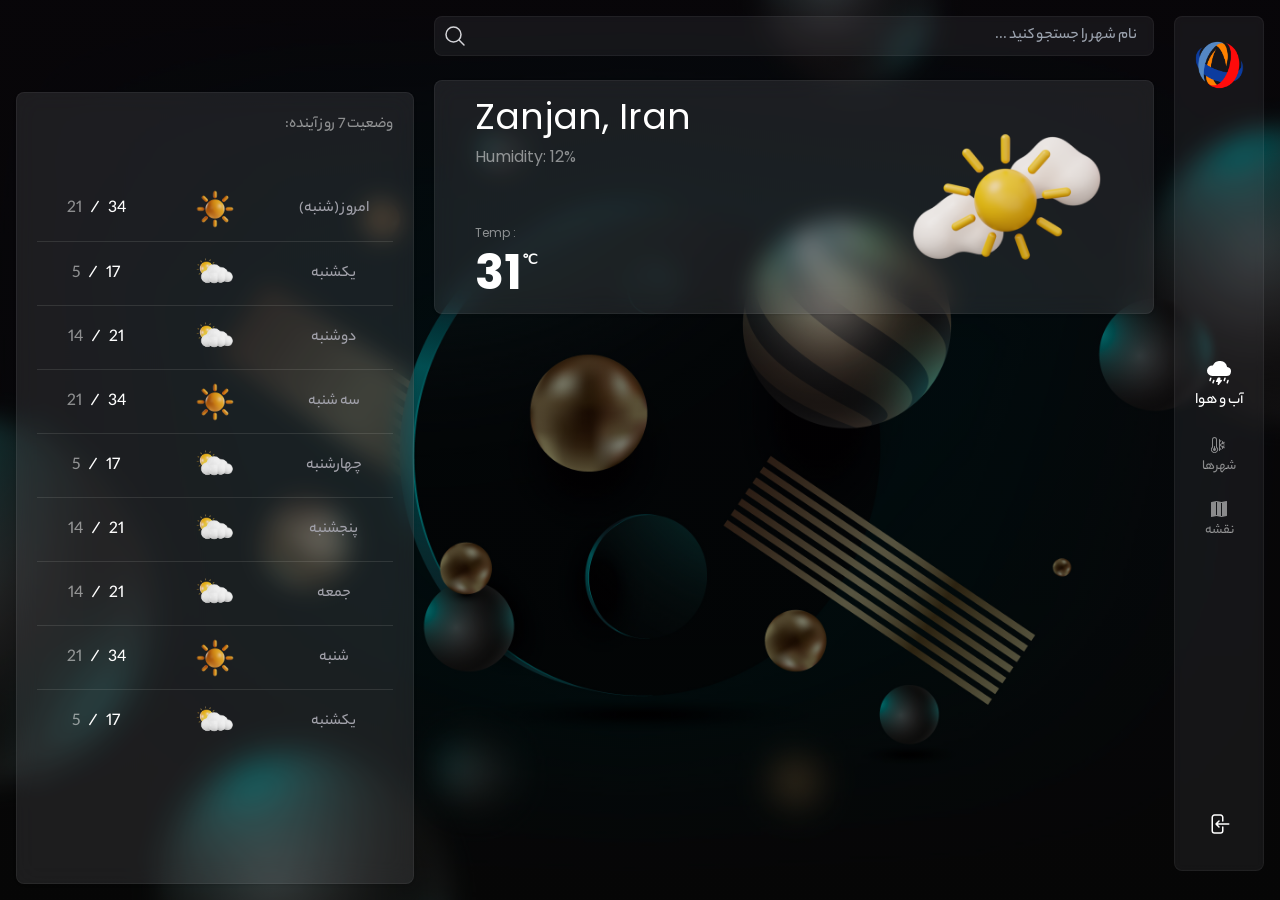
<file: index.html>
<!DOCTYPE html>
<html lang="fa-IR" dir="rtl">

<head>
  <meta charset="UTF-8" />
  <meta name="viewport" content="width=device-width, initial-scale=1.0" />
  <title>Weather App</title>
  <link rel="stylesheet" href="./public/css/styles.css" />
  <link href="https://fonts.googleapis.com/css?family=Poppins" rel="stylesheet" />
  <script src="app2.js" defer></script>

</head>

<body style="
      background-image: linear-gradient(
          rgba(4, 1, 6, 0.593),
          rgba(0, 0, 0, 0.532)
        ),
        url(./public/images/bg.jpg);
    ">
  <aside
    class="min-w-[90px] w-[90px] h-[95vh!important] bg-zinc-400/10 border border-white/5 backdrop-blur-sm p-4 py-6 rounded-lg flex items-center justify-between flex-col">
    <div>
      <a href="#">
        <img src="./public/images/logo.png" alt="Logo" class="rotate-90" />
      </a>
    </div>
    <div class="space-y-6">
      <div class="flex items-center justify-center gap-1 flex-col">
        <span>
          <svg xmlns="http://www.w3.org/2000/svg" width="24" height="24" fill="currentColor"
            class="bi bi-cloud-lightning-rain-fill" viewBox="0 0 16 16">
            <path
              d="M2.658 11.026a.5.5 0 0 1 .316.632l-.5 1.5a.5.5 0 1 1-.948-.316l.5-1.5a.5.5 0 0 1 .632-.316m9.5 0a.5.5 0 0 1 .316.632l-.5 1.5a.5.5 0 0 1-.948-.316l.5-1.5a.5.5 0 0 1 .632-.316m-7.5 1.5a.5.5 0 0 1 .316.632l-.5 1.5a.5.5 0 1 1-.948-.316l.5-1.5a.5.5 0 0 1 .632-.316m9.5 0a.5.5 0 0 1 .316.632l-.5 1.5a.5.5 0 0 1-.948-.316l.5-1.5a.5.5 0 0 1 .632-.316m-7.105-1.25A.5.5 0 0 1 7.5 11h1a.5.5 0 0 1 .474.658l-.28.842H9.5a.5.5 0 0 1 .39.812l-2 2.5a.5.5 0 0 1-.875-.433L7.36 14H6.5a.5.5 0 0 1-.447-.724zm6.352-7.249a5.001 5.001 0 0 0-9.499-1.004A3.5 3.5 0 1 0 3.5 10H13a3 3 0 0 0 .405-5.973" />
          </svg>
        </span>
        <p>آب و هوا</p>
      </div>
      <div class="flex text-sm text-white/50 items-center justify-center gap-1 flex-col">
        <span>
          <svg xmlns="http://www.w3.org/2000/svg" width="16" height="16" fill="currentColor"
            class="bi bi-thermometer-snow" viewBox="0 0 16 16">
            <path d="M5 12.5a1.5 1.5 0 1 1-2-1.415V9.5a.5.5 0 0 1 1 0v1.585A1.5 1.5 0 0 1 5 12.5" />
            <path
              d="M1 2.5a2.5 2.5 0 0 1 5 0v7.55a3.5 3.5 0 1 1-5 0zM3.5 1A1.5 1.5 0 0 0 2 2.5v7.987l-.167.15a2.5 2.5 0 1 0 3.333 0L5 10.486V2.5A1.5 1.5 0 0 0 3.5 1m5 1a.5.5 0 0 1 .5.5v1.293l.646-.647a.5.5 0 0 1 .708.708L9 5.207v1.927l1.669-.963.495-1.85a.5.5 0 1 1 .966.26l-.237.882 1.12-.646a.5.5 0 0 1 .5.866l-1.12.646.884.237a.5.5 0 1 1-.26.966l-1.848-.495L9.5 8l1.669.963 1.849-.495a.5.5 0 1 1 .258.966l-.883.237 1.12.646a.5.5 0 0 1-.5.866l-1.12-.646.237.883a.5.5 0 1 1-.966.258L10.67 9.83 9 8.866v1.927l1.354 1.353a.5.5 0 0 1-.708.708L9 12.207V13.5a.5.5 0 0 1-1 0v-11a.5.5 0 0 1 .5-.5" />
          </svg>
        </span>
        <p>شهرها</p>
      </div>
      <div class="flex text-sm text-white/50 items-center justify-center gap-1 flex-col">
        <span>
          <svg xmlns="http://www.w3.org/2000/svg" width="16" height="16" fill="currentColor" class="bi bi-map-fill"
            viewBox="0 0 16 16">
            <path fill-rule="evenodd"
              d="M16 .5a.5.5 0 0 0-.598-.49L10.5.99 5.598.01a.5.5 0 0 0-.196 0l-5 1A.5.5 0 0 0 0 1.5v14a.5.5 0 0 0 .598.49l4.902-.98 4.902.98a.5.5 0 0 0 .196 0l5-1A.5.5 0 0 0 16 14.5zM5 14.09V1.11l.5-.1.5.1v12.98l-.402-.08a.5.5 0 0 0-.196 0zm5 .8V1.91l.402.08a.5.5 0 0 0 .196 0L11 1.91v12.98l-.5.1z" />
          </svg>
        </span>
        <p>نقشه</p>
      </div>
    </div>
    <div>
      <button>
        <svg xmlns="http://www.w3.org/2000/svg" fill="none" viewBox="0 0 24 24" stroke-width="1.5" stroke="currentColor"
          class="size-6">
          <path stroke-linecap="round" stroke-linejoin="round"
            d="M15.75 9V5.25A2.25 2.25 0 0 0 13.5 3h-6a2.25 2.25 0 0 0-2.25 2.25v13.5A2.25 2.25 0 0 0 7.5 21h6a2.25 2.25 0 0 0 2.25-2.25V15M12 9l-3 3m0 0 3 3m-3-3h12.75" />
        </svg>
      </button>
    </div>
  </aside>
  <main class="w-full">
    <div
      class="w-full focus-within:ring-4 bg-zinc-400/10 backdrop-blur-sm rounded-lg h-10 relative border border-white/5 ring-zinc-500/50 flex items-center justify-center duration-150">
      <input type="text" placeholder="نام شهر را جستجو کنید ..." class="city-input" />

      <button class="max-w-max absolute left-2 text-zinc-300" id="search-button">
        <svg xmlns="http://www.w3.org/2000/svg" fill="none" viewBox="0 0 24 24" stroke-width="1.5" stroke="currentColor"
          class="size-6">
          <path stroke-linecap="round" stroke-linejoin="round"
            d="m21 21-5.197-5.197m0 0A7.5 7.5 0 1 0 5.196 5.196a7.5 7.5 0 0 0 10.607 10.607Z" />
        </svg>
      </button>
    </div>
    <section dir="ltr" class="bg font-[Poppins] px-10 p-4 mt-6 items-center rounded-lg flex justify-between">
      <div class="min-h-[200px] flex justify-between flex-col h-full">
        <div>
          <h3 class="text-4xl city">Zanjan, Iran</h3>
          <p class="text-white/50 mt-2 humidity">Humidity: 12%</p>
        </div>
        <div>
          <p class="text-xs text-white/50 mb-2">Temp :</p>
          <div class="temp">31</div>
        </div>
      </div>
      <div class="w-1/3">
        <img src="./public/images/sun.png" class="" alt="" />
      </div>
    </section>
  </main>
  <section class="w-[660px] p-5 h-[88vh] mb-4 mt-auto bg">
    <div>
      <p class="text-white/50">وضعیت 7 روز آینده:</p>
    </div>
    <section
      class="mt-10 font-YekanBakh-Medium child:flex child:items-center child:justify-between child:h-16 divide-y divide-white/10 w-full">
      <article class="temp-card">
        <div class="temp-status-title">امروز (شنبه)</div>
        <div>
          <img src="./public/images/sunny.png" class="w-10" alt="" />
        </div>
        <div class="daily-temp-status">
          <span>34</span>
          /
          <span class="night-temp">21</span>
        </div>
      </article>
      <article class="temp-card">
        <div class="temp-status-title">یکشنبه</div>
        <div>
          <img src="./public/images/cloudy.png" class="w-10" alt="" />
        </div>
        <div class="daily-temp-status">
          <span>17</span>
          /
          <span class="night-temp">5</span>
        </div>
      </article>
      <article class="temp-card">
        <div class="temp-status-title">دوشنبه</div>
        <div>
          <img src="./public/images/cloudy.png" class="w-10" alt="" />
        </div>
        <div class="daily-temp-status">
          <span>21</span>
          /
          <span class="night-temp">14</span>
        </div>
      </article>
      <article class="temp-card">
        <div class="temp-status-title">سه شنبه</div>
        <div>
          <img src="./public/images/sunny.png" class="w-10" alt="" />
        </div>
        <div class="daily-temp-status">
          <span>34</span>
          /
          <span class="night-temp">21</span>
        </div>
      </article>
      <article class="temp-card">
        <div class="temp-status-title">چهارشنبه</div>
        <div>
          <img src="./public/images/cloudy.png" class="w-10" alt="" />
        </div>
        <div class="daily-temp-status">
          <span>17</span>
          /
          <span class="night-temp">5</span>
        </div>
      </article>
      <article class="temp-card">
        <div class="temp-status-title">پنجشنبه</div>
        <div>
          <img src="./public/images/cloudy.png" class="w-10" alt="" />
        </div>
        <div class="daily-temp-status">
          <span>21</span>
          /
          <span class="night-temp">14</span>
        </div>
      </article>
      <article class="temp-card">
        <div class="temp-status-title">جمعه</div>
        <div>
          <img src="./public/images/cloudy.png" class="w-10" alt="" />
        </div>
        <div class="daily-temp-status">
          <span>21</span>
          /
          <span class="night-temp">14</span>
        </div>
      </article>
      <article class="temp-card">
        <div class="temp-status-title">شنبه</div>
        <div>
          <img src="./public/images/sunny.png" class="w-10" alt="" />
        </div>
        <div class="daily-temp-status">
          <span>34</span>
          /
          <span class="night-temp">21</span>
        </div>
      </article>
      <article class="temp-card">
        <div class="temp-status-title">یکشنبه</div>
        <div>
          <img src="./public/images/cloudy.png" class="w-10" alt="" />
        </div>
        <div class="daily-temp-status">
          <span>17</span>
          /
          <span class="night-temp">5</span>
        </div>
      </article>
    </section>
  </section>
</body>

</html>
</file>
<file: public/css/styles.css>
*, ::before, ::after {
  --tw-border-spacing-x: 0;
  --tw-border-spacing-y: 0;
  --tw-translate-x: 0;
  --tw-translate-y: 0;
  --tw-rotate: 0;
  --tw-skew-x: 0;
  --tw-skew-y: 0;
  --tw-scale-x: 1;
  --tw-scale-y: 1;
  --tw-pan-x:  ;
  --tw-pan-y:  ;
  --tw-pinch-zoom:  ;
  --tw-scroll-snap-strictness: proximity;
  --tw-gradient-from-position:  ;
  --tw-gradient-via-position:  ;
  --tw-gradient-to-position:  ;
  --tw-ordinal:  ;
  --tw-slashed-zero:  ;
  --tw-numeric-figure:  ;
  --tw-numeric-spacing:  ;
  --tw-numeric-fraction:  ;
  --tw-ring-inset:  ;
  --tw-ring-offset-width: 0px;
  --tw-ring-offset-color: #fff;
  --tw-ring-color: rgb(59 130 246 / 0.5);
  --tw-ring-offset-shadow: 0 0 #0000;
  --tw-ring-shadow: 0 0 #0000;
  --tw-shadow: 0 0 #0000;
  --tw-shadow-colored: 0 0 #0000;
  --tw-blur:  ;
  --tw-brightness:  ;
  --tw-contrast:  ;
  --tw-grayscale:  ;
  --tw-hue-rotate:  ;
  --tw-invert:  ;
  --tw-saturate:  ;
  --tw-sepia:  ;
  --tw-drop-shadow:  ;
  --tw-backdrop-blur:  ;
  --tw-backdrop-brightness:  ;
  --tw-backdrop-contrast:  ;
  --tw-backdrop-grayscale:  ;
  --tw-backdrop-hue-rotate:  ;
  --tw-backdrop-invert:  ;
  --tw-backdrop-opacity:  ;
  --tw-backdrop-saturate:  ;
  --tw-backdrop-sepia:  ;
  --tw-contain-size:  ;
  --tw-contain-layout:  ;
  --tw-contain-paint:  ;
  --tw-contain-style:  ;
}

::backdrop {
  --tw-border-spacing-x: 0;
  --tw-border-spacing-y: 0;
  --tw-translate-x: 0;
  --tw-translate-y: 0;
  --tw-rotate: 0;
  --tw-skew-x: 0;
  --tw-skew-y: 0;
  --tw-scale-x: 1;
  --tw-scale-y: 1;
  --tw-pan-x:  ;
  --tw-pan-y:  ;
  --tw-pinch-zoom:  ;
  --tw-scroll-snap-strictness: proximity;
  --tw-gradient-from-position:  ;
  --tw-gradient-via-position:  ;
  --tw-gradient-to-position:  ;
  --tw-ordinal:  ;
  --tw-slashed-zero:  ;
  --tw-numeric-figure:  ;
  --tw-numeric-spacing:  ;
  --tw-numeric-fraction:  ;
  --tw-ring-inset:  ;
  --tw-ring-offset-width: 0px;
  --tw-ring-offset-color: #fff;
  --tw-ring-color: rgb(59 130 246 / 0.5);
  --tw-ring-offset-shadow: 0 0 #0000;
  --tw-ring-shadow: 0 0 #0000;
  --tw-shadow: 0 0 #0000;
  --tw-shadow-colored: 0 0 #0000;
  --tw-blur:  ;
  --tw-brightness:  ;
  --tw-contrast:  ;
  --tw-grayscale:  ;
  --tw-hue-rotate:  ;
  --tw-invert:  ;
  --tw-saturate:  ;
  --tw-sepia:  ;
  --tw-drop-shadow:  ;
  --tw-backdrop-blur:  ;
  --tw-backdrop-brightness:  ;
  --tw-backdrop-contrast:  ;
  --tw-backdrop-grayscale:  ;
  --tw-backdrop-hue-rotate:  ;
  --tw-backdrop-invert:  ;
  --tw-backdrop-opacity:  ;
  --tw-backdrop-saturate:  ;
  --tw-backdrop-sepia:  ;
  --tw-contain-size:  ;
  --tw-contain-layout:  ;
  --tw-contain-paint:  ;
  --tw-contain-style:  ;
}

/*
! tailwindcss v3.4.14 | MIT License | https://tailwindcss.com
*/

/*
1. Prevent padding and border from affecting element width. (https://github.com/mozdevs/cssremedy/issues/4)
2. Allow adding a border to an element by just adding a border-width. (https://github.com/tailwindcss/tailwindcss/pull/116)
*/

*,
::before,
::after {
  box-sizing: border-box;
  /* 1 */
  border-width: 0;
  /* 2 */
  border-style: solid;
  /* 2 */
  border-color: #e5e7eb;
  /* 2 */
}

::before,
::after {
  --tw-content: '';
}

/*
1. Use a consistent sensible line-height in all browsers.
2. Prevent adjustments of font size after orientation changes in iOS.
3. Use a more readable tab size.
4. Use the user's configured `sans` font-family by default.
5. Use the user's configured `sans` font-feature-settings by default.
6. Use the user's configured `sans` font-variation-settings by default.
7. Disable tap highlights on iOS
*/

html,
:host {
  line-height: 1.5;
  /* 1 */
  -webkit-text-size-adjust: 100%;
  /* 2 */
  -moz-tab-size: 4;
  /* 3 */
  -o-tab-size: 4;
     tab-size: 4;
  /* 3 */
  font-family: ui-sans-serif, system-ui, sans-serif, "Apple Color Emoji", "Segoe UI Emoji", "Segoe UI Symbol", "Noto Color Emoji";
  /* 4 */
  font-feature-settings: normal;
  /* 5 */
  font-variation-settings: normal;
  /* 6 */
  -webkit-tap-highlight-color: transparent;
  /* 7 */
}

/*
1. Remove the margin in all browsers.
2. Inherit line-height from `html` so users can set them as a class directly on the `html` element.
*/

body {
  margin: 0;
  /* 1 */
  line-height: inherit;
  /* 2 */
}

/*
1. Add the correct height in Firefox.
2. Correct the inheritance of border color in Firefox. (https://bugzilla.mozilla.org/show_bug.cgi?id=190655)
3. Ensure horizontal rules are visible by default.
*/

hr {
  height: 0;
  /* 1 */
  color: inherit;
  /* 2 */
  border-top-width: 1px;
  /* 3 */
}

/*
Add the correct text decoration in Chrome, Edge, and Safari.
*/

abbr:where([title]) {
  -webkit-text-decoration: underline dotted;
          text-decoration: underline dotted;
}

/*
Remove the default font size and weight for headings.
*/

h1,
h2,
h3,
h4,
h5,
h6 {
  font-size: inherit;
  font-weight: inherit;
}

/*
Reset links to optimize for opt-in styling instead of opt-out.
*/

a {
  color: inherit;
  text-decoration: inherit;
}

/*
Add the correct font weight in Edge and Safari.
*/

b,
strong {
  font-weight: bolder;
}

/*
1. Use the user's configured `mono` font-family by default.
2. Use the user's configured `mono` font-feature-settings by default.
3. Use the user's configured `mono` font-variation-settings by default.
4. Correct the odd `em` font sizing in all browsers.
*/

code,
kbd,
samp,
pre {
  font-family: ui-monospace, SFMono-Regular, Menlo, Monaco, Consolas, "Liberation Mono", "Courier New", monospace;
  /* 1 */
  font-feature-settings: normal;
  /* 2 */
  font-variation-settings: normal;
  /* 3 */
  font-size: 1em;
  /* 4 */
}

/*
Add the correct font size in all browsers.
*/

small {
  font-size: 80%;
}

/*
Prevent `sub` and `sup` elements from affecting the line height in all browsers.
*/

sub,
sup {
  font-size: 75%;
  line-height: 0;
  position: relative;
  vertical-align: baseline;
}

sub {
  bottom: -0.25em;
}

sup {
  top: -0.5em;
}

/*
1. Remove text indentation from table contents in Chrome and Safari. (https://bugs.chromium.org/p/chromium/issues/detail?id=999088, https://bugs.webkit.org/show_bug.cgi?id=201297)
2. Correct table border color inheritance in all Chrome and Safari. (https://bugs.chromium.org/p/chromium/issues/detail?id=935729, https://bugs.webkit.org/show_bug.cgi?id=195016)
3. Remove gaps between table borders by default.
*/

table {
  text-indent: 0;
  /* 1 */
  border-color: inherit;
  /* 2 */
  border-collapse: collapse;
  /* 3 */
}

/*
1. Change the font styles in all browsers.
2. Remove the margin in Firefox and Safari.
3. Remove default padding in all browsers.
*/

button,
input,
optgroup,
select,
textarea {
  font-family: inherit;
  /* 1 */
  font-feature-settings: inherit;
  /* 1 */
  font-variation-settings: inherit;
  /* 1 */
  font-size: 100%;
  /* 1 */
  font-weight: inherit;
  /* 1 */
  line-height: inherit;
  /* 1 */
  letter-spacing: inherit;
  /* 1 */
  color: inherit;
  /* 1 */
  margin: 0;
  /* 2 */
  padding: 0;
  /* 3 */
}

/*
Remove the inheritance of text transform in Edge and Firefox.
*/

button,
select {
  text-transform: none;
}

/*
1. Correct the inability to style clickable types in iOS and Safari.
2. Remove default button styles.
*/

button,
input:where([type='button']),
input:where([type='reset']),
input:where([type='submit']) {
  -webkit-appearance: button;
  /* 1 */
  background-color: transparent;
  /* 2 */
  background-image: none;
  /* 2 */
}

/*
Use the modern Firefox focus style for all focusable elements.
*/

:-moz-focusring {
  outline: auto;
}

/*
Remove the additional `:invalid` styles in Firefox. (https://github.com/mozilla/gecko-dev/blob/2f9eacd9d3d995c937b4251a5557d95d494c9be1/layout/style/res/forms.css#L728-L737)
*/

:-moz-ui-invalid {
  box-shadow: none;
}

/*
Add the correct vertical alignment in Chrome and Firefox.
*/

progress {
  vertical-align: baseline;
}

/*
Correct the cursor style of increment and decrement buttons in Safari.
*/

::-webkit-inner-spin-button,
::-webkit-outer-spin-button {
  height: auto;
}

/*
1. Correct the odd appearance in Chrome and Safari.
2. Correct the outline style in Safari.
*/

[type='search'] {
  -webkit-appearance: textfield;
  /* 1 */
  outline-offset: -2px;
  /* 2 */
}

/*
Remove the inner padding in Chrome and Safari on macOS.
*/

::-webkit-search-decoration {
  -webkit-appearance: none;
}

/*
1. Correct the inability to style clickable types in iOS and Safari.
2. Change font properties to `inherit` in Safari.
*/

::-webkit-file-upload-button {
  -webkit-appearance: button;
  /* 1 */
  font: inherit;
  /* 2 */
}

/*
Add the correct display in Chrome and Safari.
*/

summary {
  display: list-item;
}

/*
Removes the default spacing and border for appropriate elements.
*/

blockquote,
dl,
dd,
h1,
h2,
h3,
h4,
h5,
h6,
hr,
figure,
p,
pre {
  margin: 0;
}

fieldset {
  margin: 0;
  padding: 0;
}

legend {
  padding: 0;
}

ol,
ul,
menu {
  list-style: none;
  margin: 0;
  padding: 0;
}

/*
Reset default styling for dialogs.
*/

dialog {
  padding: 0;
}

/*
Prevent resizing textareas horizontally by default.
*/

textarea {
  resize: vertical;
}

/*
1. Reset the default placeholder opacity in Firefox. (https://github.com/tailwindlabs/tailwindcss/issues/3300)
2. Set the default placeholder color to the user's configured gray 400 color.
*/

input::-moz-placeholder, textarea::-moz-placeholder {
  opacity: 1;
  /* 1 */
  color: #9ca3af;
  /* 2 */
}

input::placeholder,
textarea::placeholder {
  opacity: 1;
  /* 1 */
  color: #9ca3af;
  /* 2 */
}

/*
Set the default cursor for buttons.
*/

button,
[role="button"] {
  cursor: pointer;
}

/*
Make sure disabled buttons don't get the pointer cursor.
*/

:disabled {
  cursor: default;
}

/*
1. Make replaced elements `display: block` by default. (https://github.com/mozdevs/cssremedy/issues/14)
2. Add `vertical-align: middle` to align replaced elements more sensibly by default. (https://github.com/jensimmons/cssremedy/issues/14#issuecomment-634934210)
   This can trigger a poorly considered lint error in some tools but is included by design.
*/

img,
svg,
video,
canvas,
audio,
iframe,
embed,
object {
  display: block;
  /* 1 */
  vertical-align: middle;
  /* 2 */
}

/*
Constrain images and videos to the parent width and preserve their intrinsic aspect ratio. (https://github.com/mozdevs/cssremedy/issues/14)
*/

img,
video {
  max-width: 100%;
  height: auto;
}

/* Make elements with the HTML hidden attribute stay hidden by default */

[hidden]:where(:not([hidden="until-found"])) {
  display: none;
}

.absolute {
  position: absolute;
}

.relative {
  position: relative;
}

.left-2 {
  left: 0.5rem;
}

.mb-2 {
  margin-bottom: 0.5rem;
}

.mb-4 {
  margin-bottom: 1rem;
}

.mt-10 {
  margin-top: 2.5rem;
}

.mt-2 {
  margin-top: 0.5rem;
}

.mt-6 {
  margin-top: 1.5rem;
}

.mt-auto {
  margin-top: auto;
}

.flex {
  display: flex;
}

.size-6 {
  width: 1.5rem;
  height: 1.5rem;
}

.h-10 {
  height: 2.5rem;
}

.h-\[88vh\] {
  height: 88vh;
}

.h-\[95vh\!important\] {
  height: 95vh !important;
}

.h-full {
  height: 100%;
}

.min-h-\[200px\] {
  min-height: 200px;
}

.w-1\/3 {
  width: 33.333333%;
}

.w-10 {
  width: 2.5rem;
}

.w-\[660px\] {
  width: 660px;
}

.w-\[90px\] {
  width: 90px;
}

.w-full {
  width: 100%;
}

.min-w-\[90px\] {
  min-width: 90px;
}

.max-w-max {
  max-width: -moz-max-content;
  max-width: max-content;
}

.rotate-90 {
  --tw-rotate: 90deg;
  transform: translate(var(--tw-translate-x), var(--tw-translate-y)) rotate(var(--tw-rotate)) skewX(var(--tw-skew-x)) skewY(var(--tw-skew-y)) scaleX(var(--tw-scale-x)) scaleY(var(--tw-scale-y));
}

.flex-col {
  flex-direction: column;
}

.items-center {
  align-items: center;
}

.justify-center {
  justify-content: center;
}

.justify-between {
  justify-content: space-between;
}

.gap-1 {
  gap: 0.25rem;
}

.space-y-6 > :not([hidden]) ~ :not([hidden]) {
  --tw-space-y-reverse: 0;
  margin-top: calc(1.5rem * calc(1 - var(--tw-space-y-reverse)));
  margin-bottom: calc(1.5rem * var(--tw-space-y-reverse));
}

.divide-y > :not([hidden]) ~ :not([hidden]) {
  --tw-divide-y-reverse: 0;
  border-top-width: calc(1px * calc(1 - var(--tw-divide-y-reverse)));
  border-bottom-width: calc(1px * var(--tw-divide-y-reverse));
}

.divide-white\/10 > :not([hidden]) ~ :not([hidden]) {
  border-color: rgb(255 255 255 / 0.1);
}

.rounded-lg {
  border-radius: 0.5rem;
}

.border {
  border-width: 1px;
}

.border-white\/5 {
  border-color: rgb(255 255 255 / 0.05);
}

.bg-zinc-400\/10 {
  background-color: rgb(161 161 170 / 0.1);
}

.p-4 {
  padding: 1rem;
}

.p-5 {
  padding: 1.25rem;
}

.px-10 {
  padding-left: 2.5rem;
  padding-right: 2.5rem;
}

.py-6 {
  padding-top: 1.5rem;
  padding-bottom: 1.5rem;
}

.font-YekanBakh-Medium {
  font-family: YekanBakh-Medium;
}

.font-\[Poppins\] {
  font-family: Poppins;
}

.text-4xl {
  font-size: 2.25rem;
  line-height: 2.5rem;
}

.text-sm {
  font-size: 0.875rem;
  line-height: 1.25rem;
}

.text-xs {
  font-size: 0.75rem;
  line-height: 1rem;
}

.text-white\/50 {
  color: rgb(255 255 255 / 0.5);
}

.text-zinc-300 {
  --tw-text-opacity: 1;
  color: rgb(212 212 216 / var(--tw-text-opacity));
}

.ring-zinc-500\/50 {
  --tw-ring-color: rgb(113 113 122 / 0.5);
}

.backdrop-blur-sm {
  --tw-backdrop-blur: blur(4px);
  -webkit-backdrop-filter: var(--tw-backdrop-blur) var(--tw-backdrop-brightness) var(--tw-backdrop-contrast) var(--tw-backdrop-grayscale) var(--tw-backdrop-hue-rotate) var(--tw-backdrop-invert) var(--tw-backdrop-opacity) var(--tw-backdrop-saturate) var(--tw-backdrop-sepia);
  backdrop-filter: var(--tw-backdrop-blur) var(--tw-backdrop-brightness) var(--tw-backdrop-contrast) var(--tw-backdrop-grayscale) var(--tw-backdrop-hue-rotate) var(--tw-backdrop-invert) var(--tw-backdrop-opacity) var(--tw-backdrop-saturate) var(--tw-backdrop-sepia);
}

.duration-150 {
  transition-duration: 150ms;
}

.focus-within\:ring-4:focus-within {
  --tw-ring-offset-shadow: var(--tw-ring-inset) 0 0 0 var(--tw-ring-offset-width) var(--tw-ring-offset-color);
  --tw-ring-shadow: var(--tw-ring-inset) 0 0 0 calc(4px + var(--tw-ring-offset-width)) var(--tw-ring-color);
  box-shadow: var(--tw-ring-offset-shadow), var(--tw-ring-shadow), var(--tw-shadow, 0 0 #0000);
}

.child\:flex > * {
  display: flex;
}

.child\:h-16 > * {
  height: 4rem;
}

.child\:items-center > * {
  align-items: center;
}

.child\:justify-between > * {
  justify-content: space-between;
}

@font-face {
  font-family: "YekanBakh-Regular";

  src: url(../fonts/YekanBakh-Regular.ttf);
}

@font-face {
  font-family: "YekanBakh-Medium";

  src: url(../fonts/YekanBakh-Medium.ttf);
}

@font-face {
  font-family: "YekanBakh-Boldt";

  src: url(../fonts/YekanBakh-Boldt.ttf);
}

body {
  display: flex;
  min-height: 100vh;
  width: 100%;
  justify-content: space-between;
  gap: 1.25rem;
  background-size: cover;
  background-position: center;
  background-repeat: no-repeat;
  padding-left: 1rem;
  padding-right: 1rem;
  padding-top: 1rem;
  font-family: YekanBakh-Medium;
  --tw-text-opacity: 1;
  color: rgb(255 255 255 / var(--tw-text-opacity));
}

*[type="text"] {
  position: absolute;
  top: 0px;
  right: 0px;
  height: 100%;
  width: 100%;
  background-color: transparent;
  padding-left: 1rem;
  padding-right: 1rem;
  outline: 2px solid transparent;
  outline-offset: 2px;
}

.bg {
  border-radius: 0.5rem;
  border-width: 1px;
  border-color: rgb(255 255 255 / 0.05);
  background-color: rgb(161 161 170 / 0.15);
  --tw-shadow: 0 1px 3px 0 rgb(0 0 0 / 0.1), 0 1px 2px -1px rgb(0 0 0 / 0.1);
  --tw-shadow-colored: 0 1px 3px 0 var(--tw-shadow-color), 0 1px 2px -1px var(--tw-shadow-color);
  box-shadow: var(--tw-ring-offset-shadow, 0 0 #0000), var(--tw-ring-shadow, 0 0 #0000), var(--tw-shadow);
  --tw-backdrop-blur: blur(12px);
  -webkit-backdrop-filter: var(--tw-backdrop-blur) var(--tw-backdrop-brightness) var(--tw-backdrop-contrast) var(--tw-backdrop-grayscale) var(--tw-backdrop-hue-rotate) var(--tw-backdrop-invert) var(--tw-backdrop-opacity) var(--tw-backdrop-saturate) var(--tw-backdrop-sepia);
  backdrop-filter: var(--tw-backdrop-blur) var(--tw-backdrop-brightness) var(--tw-backdrop-contrast) var(--tw-backdrop-grayscale) var(--tw-backdrop-hue-rotate) var(--tw-backdrop-invert) var(--tw-backdrop-opacity) var(--tw-backdrop-saturate) var(--tw-backdrop-sepia);
}

.temp {
  position: relative;
  max-width: -moz-max-content;
  max-width: max-content;
  font-size: 3rem;
  line-height: 1;
  font-weight: 700;
}

.temp::before {
  position: absolute;
  top: 0px;
  right: -1rem;
  font-size: 0.875rem;
  line-height: 1.25rem;
  --tw-content: '\2103';
  content: var(--tw-content);
}

.temp-card > * {
  display: flex;
  width: 100%;
  align-items: center;
  justify-content: center;
  gap: 0.5rem;
}

.daily-temp-status {
  display: flex;
  align-items: center;
  justify-content: center;
  font-size: 1.125rem;
  line-height: 1.75rem;
}

.temp-status-title {
  --tw-text-opacity: 1;
  color: rgb(161 161 170 / var(--tw-text-opacity));
}

.night-temp {
  color: rgb(255 255 255 / 0.5);
}
</file>
